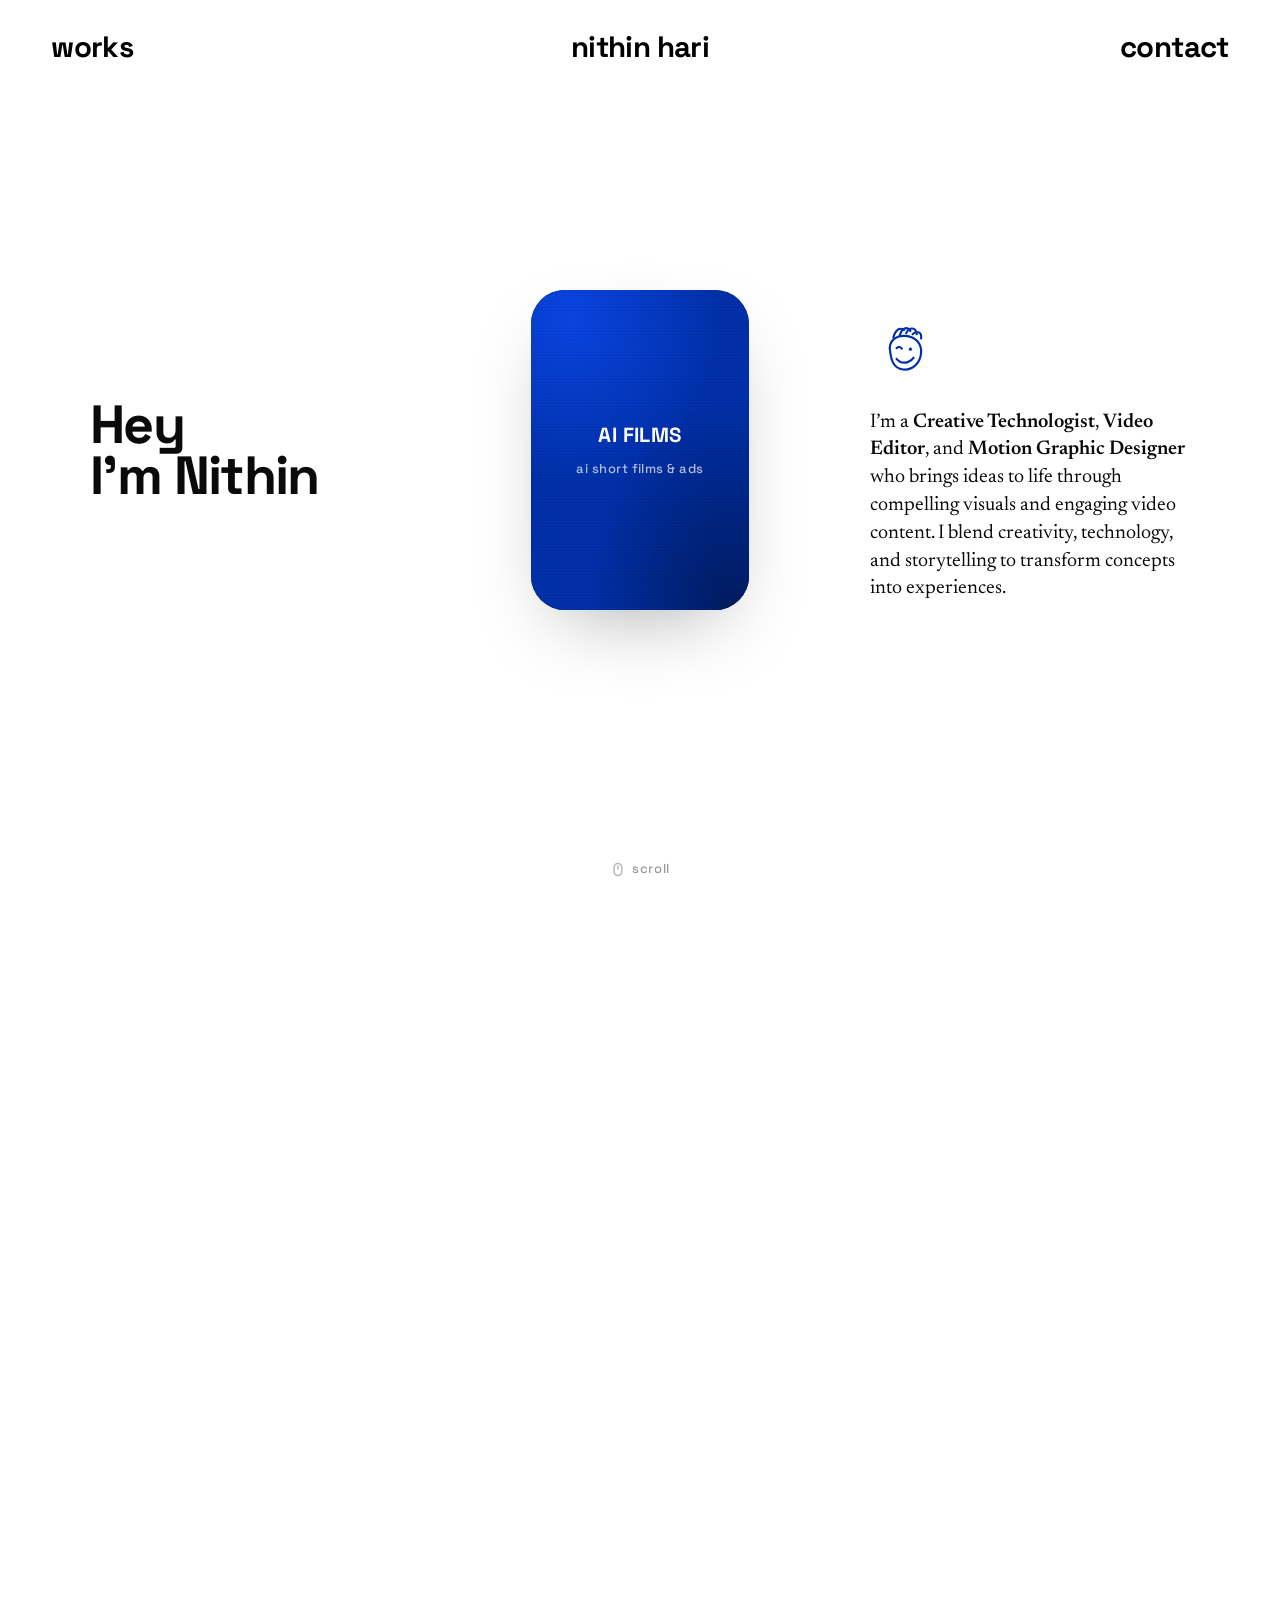
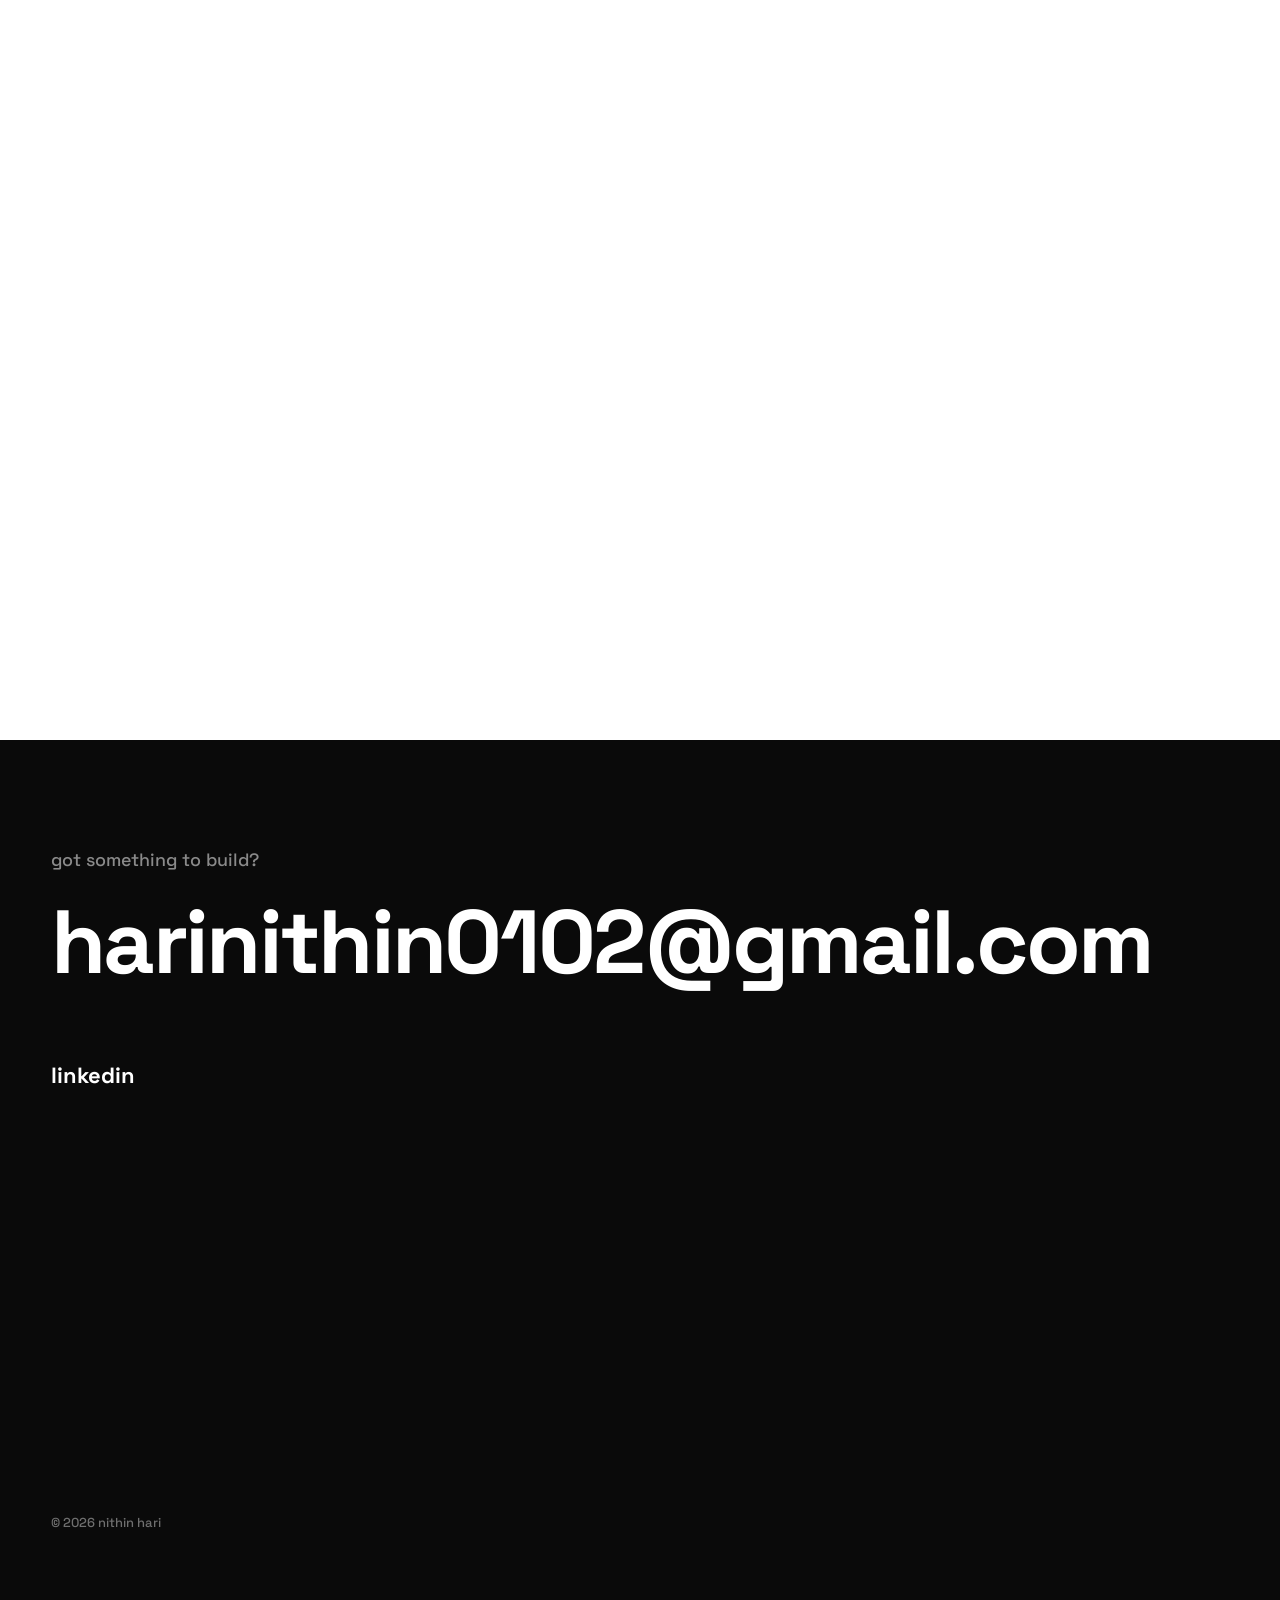
<file: index.html>
<!DOCTYPE html>
<html lang="en" class="no-js">
<head>
  <meta charset="UTF-8" />
  <meta name="viewport" content="width=device-width, initial-scale=1" />
  <title>Nithin Hari</title>
  <meta name="description" content="Nithin Hari — Creative Technologist, Video Editor & Motion Graphic Designer." />
  <meta name="theme-color" content="#002FA7" />

  <link rel="preconnect" href="https://fonts.googleapis.com" />
  <link rel="preconnect" href="https://fonts.gstatic.com" crossorigin />
  <link href="https://fonts.googleapis.com/css2?family=Space+Grotesk:wght@400;500;600;700&family=Newsreader:opsz,wght@6..72,400;6..72,600&display=swap" rel="stylesheet" />
  <link rel="stylesheet" href="css/style.css" />
</head>
<body>

  <header class="nav">
    <a class="nav__link" href="#work">works</a>
    <a class="nav__brand" href="#top">nithin hari</a>
    <a class="nav__link" href="#contact">contact</a>
  </header>

  <main id="top">

    <!-- HERO + REVEAL (child pins via position:sticky while scrolling) -->
    <section class="reveal" id="work">
      <div class="pin">

        <h1 class="hero__title" aria-label="Hey, I'm Nithin">
          <span class="hero__line">Hey</span>
          <span class="hero__line">I&rsquo;m Nithin</span>
        </h1>

        <div class="hero__about">
          <svg class="doodle" viewBox="0 0 120 120" fill="none" aria-hidden="true">
            <path d="M40 34 C 44 20, 52 14, 60 20 M52 30 C 56 16, 66 12, 72 22 M64 26 C 70 14, 82 14, 84 28 M76 28 C 84 20, 94 24, 92 36"
                  stroke="var(--klein)" stroke-width="4" stroke-linecap="round" />
            <path d="M34 60 C 30 40, 46 30, 62 31 C 82 32, 94 46, 92 64 C 90 84, 74 96, 58 94 C 40 92, 36 76, 34 60 Z"
                  stroke="var(--klein)" stroke-width="4" stroke-linecap="round" />
            <path d="M46 54 c 3 -3 8 -3 10 1" stroke="var(--klein)" stroke-width="4" stroke-linecap="round" />
            <circle cx="72" cy="56" r="3" fill="var(--klein)" />
            <path d="M46 74 C 54 84, 68 84, 78 72" stroke="var(--klein)" stroke-width="4" stroke-linecap="round" />
          </svg>
          <p class="hero__desc">
            I&rsquo;m a <strong>Creative Technologist</strong>, <strong>Video Editor</strong>, and
            <strong>Motion Graphic Designer</strong> who brings ideas to life through compelling
            visuals and engaging video content. I blend creativity, technology, and storytelling to
            transform concepts into experiences.
          </p>
        </div>

        <!-- the stage: small showreel rectangle that expands into the work viewer -->
        <div class="stage">
          <div class="stage__media" id="stageMedia"></div>
          <div class="stage__scan" aria-hidden="true"></div>
        </div>

        <!-- work list, revealed on scroll -->
        <nav class="works" id="worksList" aria-label="Selected work"></nav>

      </div>
    </section>

    <section class="contact" id="contact">
      <p class="contact__kicker">got something to build?</p>
      <a class="contact__mail" href="mailto:harinithin0102@gmail.com">harinithin0102@gmail.com</a>
      <ul class="contact__socials">
        <li><a href="https://www.linkedin.com/in/nithin-hari-499729273/" target="_blank" rel="noopener">linkedin</a></li>
      </ul>
      <p class="contact__foot">&copy; <span id="year"></span> nithin hari</p>
    </section>

  </main>

  <!-- follows the cursor, only shown while hovering a work title -->
  <div class="cursor-label" id="cursorLabel" aria-hidden="true">view project</div>

  <div class="scroll-hint" id="scrollHint">
    <svg viewBox="0 0 16 16" fill="none" aria-hidden="true">
      <rect x="4" y="1.5" width="8" height="13" rx="4" stroke="currentColor" stroke-width="1.6" />
      <path d="M8 4.5v3" stroke="currentColor" stroke-width="1.6" stroke-linecap="round" />
    </svg>
    <span>scroll</span>
  </div>

  <script src="libs/gsap.min.js"></script>
  <script src="libs/ScrollTrigger.min.js"></script>
  <script src="libs/lenis.min.js"></script>
  <script src="js/projects.js"></script>
  <script src="js/main.js"></script>
</body>
</html>
</file>
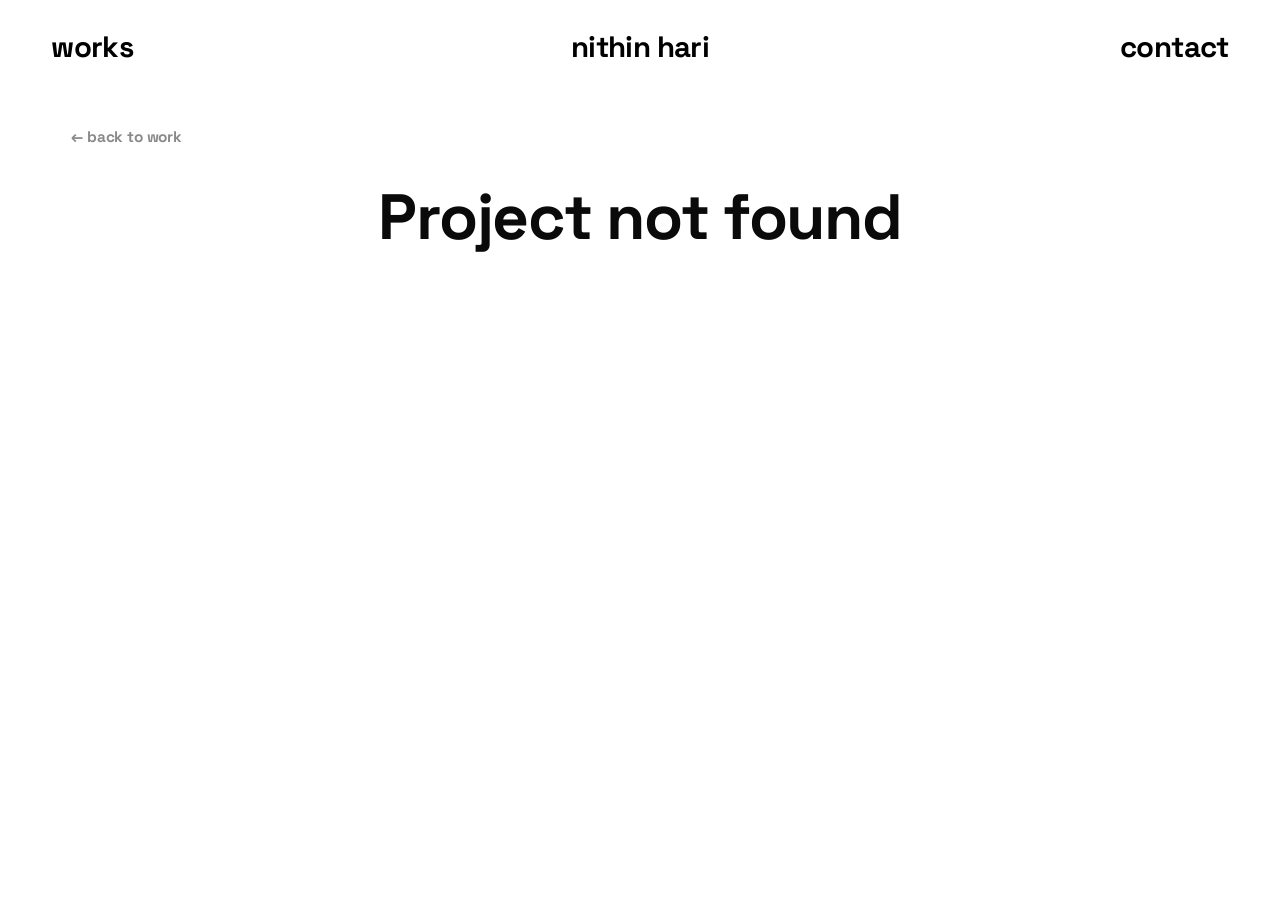
<file: project.html>
<!DOCTYPE html>
<html lang="en">
<head>
  <meta charset="UTF-8" />
  <meta name="viewport" content="width=device-width, initial-scale=1" />
  <title>Project — Nithin Hari</title>
  <meta name="theme-color" content="#002FA7" />

  <link rel="preconnect" href="https://fonts.googleapis.com" />
  <link rel="preconnect" href="https://fonts.gstatic.com" crossorigin />
  <link href="https://fonts.googleapis.com/css2?family=Space+Grotesk:wght@400;500;600;700&family=Newsreader:opsz,wght@6..72,400;6..72,600&display=swap" rel="stylesheet" />
  <link rel="stylesheet" href="css/style.css" />
</head>
<body>

  <header class="nav">
    <a class="nav__link" href="index.html#work">works</a>
    <a class="nav__brand" href="index.html">nithin hari</a>
    <a class="nav__link" href="index.html#contact">contact</a>
  </header>

  <main class="project">
    <a class="project__back" href="index.html#work">&larr; back to work</a>

    <h1 class="project__title" id="projectTitle">&nbsp;</h1>
    <p class="project__category" id="projectCategory"></p>
    <p class="project__intro" id="projectIntro"></p>

    <div class="project__list" id="projectList"></div>
  </main>

  <script src="js/projects.js"></script>
  <script src="js/project.js"></script>
</body>
</html>
</file>
<file: css/style.css>
/* ============================================================
   Nithin Hari — portfolio
   Palette / type tokens
   ============================================================ */
:root {
  --klein: #002FA7;          /* primary */
  --klein-deep: #00227a;
  --ink: #0a0a0a;
  --paper: #ffffff;
  --paper-2: #ffffff;
  --muted: #8a8a8a;

  --edge: clamp(18px, 4vw, 56px);
  --edge-hero: clamp(20px, 7vw, 128px);
  --font: "Space Grotesk", "Helvetica Neue", Arial, sans-serif;
  --serif: "Newsreader", Georgia, "Times New Roman", serif;
}

* { box-sizing: border-box; margin: 0; padding: 0; }

html { -webkit-text-size-adjust: 100%; }

body {
  background: var(--paper);
  color: var(--ink);
  font-family: var(--font);
  font-weight: 500;
  line-height: 1.35;
  -webkit-font-smoothing: antialiased;
  overflow-x: hidden;
}

a { color: inherit; text-decoration: none; }

img, video { display: block; max-width: 100%; }

::selection { background: var(--klein); color: #fff; }

/* Lenis smooth-scroll */
html.lenis, html.lenis body { height: auto; }
.lenis.lenis-smooth { scroll-behavior: auto !important; }
.lenis.lenis-stopped { overflow: hidden; }

/* ============================================================
   Nav
   ============================================================ */
.nav {
  position: fixed;
  inset: 0 0 auto 0;
  z-index: 50;
  display: flex;
  justify-content: space-between;
  align-items: flex-start;
  padding: clamp(16px, 2.4vw, 28px) var(--edge);
  mix-blend-mode: difference;      /* stays legible over the expanding video */
  color: #fff;
}
.nav a { pointer-events: auto; }
.nav__link,
.nav__brand {
  font-weight: 700;
  font-size: clamp(17px, 2.3vw, 30px);
  letter-spacing: -0.02em;
}
.nav__brand { position: absolute; left: 50%; transform: translateX(-50%); }
.nav__link { transition: opacity .2s; }
.nav__link:hover { opacity: .55; }

/* ============================================================
   Reveal section  (tall — pins its child while scrolling)
   ============================================================ */
.reveal { position: relative; height: 260vh; }

.pin {
  position: sticky;
  top: 0;
  height: 100vh;
  overflow: hidden;
}

/* --- hero title (left) --- */
/* sized to clear the centred stage rectangle at every viewport width —
   see the width math in the README before raising this clamp */
.hero__title {
  position: absolute;
  left: var(--edge-hero);
  top: 50%;
  transform: translateY(-50%);
  z-index: 6;
  font-weight: 700;
  font-size: clamp(28px, 4.2vw, 72px);
  line-height: 0.95;
  letter-spacing: -0.03em;
  will-change: transform, opacity;
}
.hero__line { display: block; position: relative; z-index: 2; }

/* --- about block (right): doodle + description --- */
.hero__about {
  position: absolute;
  right: var(--edge-hero);
  top: 50%;
  transform: translateY(-46%);
  z-index: 6;
  max-width: 32ch;
  will-change: transform, opacity;
}
.doodle {
  width: clamp(52px, 5vw, 74px);
  height: auto;
  display: block;
  margin: 0 0 clamp(14px, 2vw, 26px) 2px;
}
.hero__desc {
  font-family: var(--serif);
  font-weight: 400;
  font-size: clamp(16px, 1.55vw, 22px);
  line-height: 1.4;
  text-align: left;
}
.hero__desc strong { font-weight: 600; }

/* --- the stage / work viewer (center) --- */
.stage {
  position: absolute;
  left: 50%;
  top: 50%;
  width: clamp(210px, 17vw, 262px);
  height: clamp(320px, 25vw, 384px);
  transform: translate(-50%, -50%);
  border-radius: 34px;
  overflow: hidden;
  z-index: 5;
  background: #111;
  box-shadow: 0 30px 80px -30px rgba(0,0,0,.35);
  will-change: width, height, border-radius;
}
.stage__media { position: absolute; inset: 0; }

/* --- bad-tv / VHS glitch overlay --- */
.stage__scan {
  position: absolute;
  inset: 0;
  z-index: 3;
  pointer-events: none;
  opacity: .5;
  mix-blend-mode: overlay;
  background:
    repeating-linear-gradient(
      to bottom,
      rgba(255,255,255,.06) 0px,
      rgba(255,255,255,.06) 1px,
      rgba(0,0,0,.10) 2px,
      rgba(0,0,0,.10) 3px
    );
}
.stage__scan::after {
  content: "";
  position: absolute;
  inset: 0;
  background:
    linear-gradient(90deg, rgba(0,0,0,.5) 0%, rgba(0,0,0,.12) 34%, transparent 55%),
    radial-gradient(130% 100% at 50% 50%, transparent 52%, rgba(0,0,0,.6) 100%);
  mix-blend-mode: multiply;
  transition: opacity .4s;
  opacity: 0;
}
.stage.is-open .stage__scan { opacity: .85; mix-blend-mode: normal; }
.stage.is-open .stage__scan::after { opacity: 1; }
/* chromatic-aberration pulse on the live video */
.slot.is-active video { animation: rgbShift 6s steps(1) infinite; }
@keyframes rgbShift {
  0%, 92%, 100% { filter: none; }
  93%  { filter: drop-shadow(2px 0 0 rgba(255,0,80,.6)) drop-shadow(-2px 0 0 rgba(0,180,255,.6)); transform: translateX(1px); }
  95%  { filter: drop-shadow(-3px 0 0 rgba(255,0,80,.5)) drop-shadow(3px 0 0 rgba(0,180,255,.5)); transform: translateX(-2px); }
  97%  { filter: none; transform: translateX(0); }
}
@media (prefers-reduced-motion: reduce) {
  .slot.is-active video { animation: none; }
}
.slot {
  position: absolute;
  inset: 0;
  opacity: 0;
  transition: opacity .4s ease;
}
.slot.is-active { opacity: 1; }

.slot video,
.slot .placeholder {
  position: absolute;
  inset: 0;
  width: 100%;
  height: 100%;
  object-fit: cover;
}

.slot .placeholder {
  display: none;
  flex-direction: column;
  align-items: center;
  justify-content: center;
  gap: 10px;
  padding: 24px;
  text-align: center;
  color: #fff;
  letter-spacing: .03em;
  background:
    radial-gradient(120% 90% at 18% 8%, #0a44e0 0%, transparent 58%),
    radial-gradient(120% 120% at 92% 100%, #001a5e 0%, transparent 55%),
    var(--klein);
}
.slot.missing .placeholder { display: flex; }
.slot.missing video { display: none; }
.slot .placeholder b { font-weight: 700; font-size: clamp(15px, 1.6vw, 22px); }
.slot .placeholder span { opacity: .7; font-weight: 500; font-size: clamp(11px, 1.1vw, 13px); text-transform: lowercase; }

/* "view project" pill that follows the cursor while hovering a work title —
   positioned via inline transform (translate) set from JS on mousemove */
.cursor-label {
  position: fixed;
  top: 0;
  left: 0;
  z-index: 60;
  transform: translate(-1000px, -1000px);
  padding: 11px 20px;
  border-radius: 999px;
  background: var(--klein);
  color: #fff;
  font-family: var(--font);
  font-weight: 700;
  font-size: 13px;
  letter-spacing: .02em;
  text-transform: lowercase;
  white-space: nowrap;
  opacity: 0;
  pointer-events: none;
  transition: opacity .18s ease;
  box-shadow: 0 10px 26px -10px rgba(0,0,0,.45);
  will-change: transform;
}
.cursor-label.show { opacity: 1; }
@media (max-width: 820px), (hover: none) {
  .cursor-label { display: none; } /* no cursor to follow on touch */
}

/* --- work list --- */
.works {
  position: absolute;
  left: var(--edge);
  top: 50%;
  transform: translateY(-50%);
  z-index: 7;
  display: flex;
  flex-direction: column;
  gap: clamp(0px, 0.2vw, 4px);
  opacity: 0;
  pointer-events: none;
  will-change: opacity, transform;
  max-height: 88vh;
  justify-content: center;
}
.works.is-live { pointer-events: auto; }

.works__item {
  appearance: none;
  background: none;
  border: 0;
  font-family: var(--font);
  font-weight: 700;
  text-transform: lowercase;
  letter-spacing: -0.03em;
  line-height: 0.98;
  font-size: clamp(28px, 5.6vw, 84px);
  color: transparent;
  -webkit-text-stroke: 1.6px #fff;
  text-align: left;
  cursor: pointer;
  transition: color .18s, -webkit-text-stroke-color .18s, opacity .18s;
  mix-blend-mode: difference;
}
.works__item:hover,
.works__item.is-active {
  color: #fff;
  -webkit-text-stroke-color: #fff;
  mix-blend-mode: normal;
}
.works.has-hover .works__item:not(:hover) { opacity: .5; }

/* ============================================================
   Contact
   ============================================================ */
.contact {
  position: relative;
  z-index: 2;
  background: var(--ink);
  color: var(--paper-2);
  min-height: 100vh;
  display: flex;
  flex-direction: column;
  justify-content: center;
  gap: clamp(14px, 2vw, 26px);
  padding: 12vh var(--edge);
}
.contact__kicker {
  font-weight: 500;
  text-transform: lowercase;
  color: #8a8a8a;
  font-size: clamp(14px, 1.4vw, 18px);
}
.contact__mail {
  font-weight: 700;
  letter-spacing: -0.03em;
  font-size: clamp(30px, 7vw, 96px);
  line-height: 1;
  word-break: break-word;
}
.contact__mail:hover { color: var(--klein); -webkit-text-stroke: 1px #fff; }
.contact__socials {
  list-style: none;
  display: flex;
  flex-wrap: wrap;
  gap: clamp(16px, 3vw, 44px);
  margin-top: clamp(20px, 4vw, 48px);
}
.contact__socials a {
  font-weight: 700;
  text-transform: lowercase;
  font-size: clamp(16px, 1.8vw, 22px);
  border-bottom: 2px solid transparent;
  padding-bottom: 3px;
  transition: border-color .2s, color .2s;
}
.contact__socials a:hover { color: var(--klein); border-color: var(--klein); }
.contact__foot {
  margin-top: auto;
  padding-top: 8vh;
  color: #6f6f6f;
  font-size: 13px;
  text-transform: lowercase;
}

/* ============================================================
   Scroll hint
   ============================================================ */
.scroll-hint {
  position: fixed;
  left: 50%;
  bottom: 22px;
  transform: translateX(-50%);
  z-index: 40;
  display: flex;
  align-items: center;
  gap: 7px;
  font-size: 13px;
  letter-spacing: .04em;
  text-transform: lowercase;
  color: #9a9a9a;
  transition: opacity .4s;
}
.scroll-hint svg { width: 15px; height: 15px; opacity: .7; }
.scroll-hint.hide { opacity: 0; }

/* ============================================================
   Mobile / no-JS  — flat stacked layout
   ============================================================ */
@media (max-width: 820px) {
  .reveal { height: auto; }
  .pin { position: static; height: auto; overflow: visible; padding: 116px var(--edge) 64px; }

  .hero__title { position: static; transform: none; margin-bottom: 30px; }

  .hero__about {
    position: static; transform: none;
    max-width: none; margin-bottom: 40px;
  }

  .stage {
    position: static; transform: none;
    width: 100%; height: 62vw; min-height: 260px;
    border-radius: 22px; margin-bottom: 40px;
  }

  .works {
    position: static; transform: none;
    opacity: 1 !important; pointer-events: auto;
    gap: 6px;
  }
  .works__item { mix-blend-mode: normal; color: var(--ink); -webkit-text-stroke: 0; }
  .works__item.is-active, .works__item:hover { color: var(--klein); }
  .works.has-hover .works__item:not(:hover) { opacity: 1; }

  .nav { mix-blend-mode: normal; color: var(--ink); }
  .contact { min-height: auto; }
}

@media (prefers-reduced-motion: reduce) {
  * { scroll-behavior: auto !important; }
}

/* ============================================================
   Project page (project.html) — one scrollable page per project,
   never tabs/buttons: everything just lays out top to bottom.
   ============================================================ */
.project {
  min-height: 100vh;
  padding: clamp(90px, 14vh, 160px) var(--edge) clamp(80px, 10vh, 140px);
  max-width: 1240px;
  margin: 0 auto;
}
.project__back {
  display: inline-block;
  font-weight: 700;
  font-size: clamp(13px, 1.2vw, 16px);
  text-transform: lowercase;
  letter-spacing: -0.01em;
  color: var(--muted);
  margin-bottom: clamp(20px, 3vw, 36px);
  transition: color .2s;
}
.project__back:hover { color: var(--klein); }

.project__title {
  font-weight: 700;
  font-size: clamp(32px, 5vw, 64px);
  letter-spacing: -0.02em;
  line-height: 1.05;
  text-align: center;
}
.project__category {
  margin-top: 8px;
  font-family: var(--serif);
  font-size: clamp(16px, 1.4vw, 20px);
  color: var(--muted);
  text-transform: lowercase;
  text-align: center;
}
.project__intro {
  margin: clamp(18px, 2.6vw, 28px) auto 0;
  max-width: 62ch;
  font-family: var(--serif);
  font-size: clamp(16px, 1.5vw, 20px);
  line-height: 1.5;
  text-align: center;
}

.project__list {
  margin-top: clamp(40px, 6vw, 72px);
}

/* video element shared by both layouts */
.project__section video,
.project__clip video {
  display: block;
  width: 100%;
  border-radius: 16px;
  background: #000;
  box-shadow: 0 24px 60px -28px rgba(0,0,0,.35);
}

/* --- "stacked": clips one by one, full width, in one column — everything centered --- */
.project__list[data-layout="stacked"] {
  display: flex;
  flex-direction: column;
  align-items: center;
  gap: clamp(56px, 8vw, 96px);
}
.project__section {
  max-width: 900px;
  width: 100%;
  margin: 0 auto;    /* auto cross-axis margins center this flex item regardless of align-items */
  text-align: center;
}
.project__clip-title {
  font-weight: 700;
  font-size: clamp(22px, 2.6vw, 34px);
  letter-spacing: -0.01em;
  margin-bottom: 10px;
}
.project__clip-desc {
  font-family: var(--serif);
  font-size: clamp(15px, 1.3vw, 18px);
  line-height: 1.55;
  color: #333;
  max-width: 60ch;
  margin: 0 auto clamp(20px, 2.6vw, 30px);
}

/* --- "grid": clips side by side, small optional caption, no big copy ---
   narrower columns for 9:16 reels, wider for 16:9 landscape work */
.project__list[data-layout="grid"] {
  display: grid;
  grid-template-columns: repeat(auto-fit, minmax(230px, 1fr));
  gap: clamp(20px, 2.4vw, 32px);
}
.project__list[data-layout="grid"][data-aspect="landscape"] {
  grid-template-columns: repeat(auto-fit, minmax(340px, 1fr));
}
.project__clip-label {
  margin-top: 10px;
  font-family: var(--serif);
  font-size: clamp(13px, 1vw, 15px);
  color: var(--muted);
  text-align: center;
}

/* JS disabled — make sure everything is visible */
.no-js .pin { position: static; height: auto; overflow: visible; padding: 120px var(--edge) 60px; }
.no-js .hero__title,
.no-js .hero__about,
.no-js .stage,
.no-js .works { position: static; transform: none; opacity: 1; pointer-events: auto; }
.no-js .stage { width: 100%; height: 56vw; margin: 30px 0; }
.no-js .scroll-hint { display: none; }
</file>
